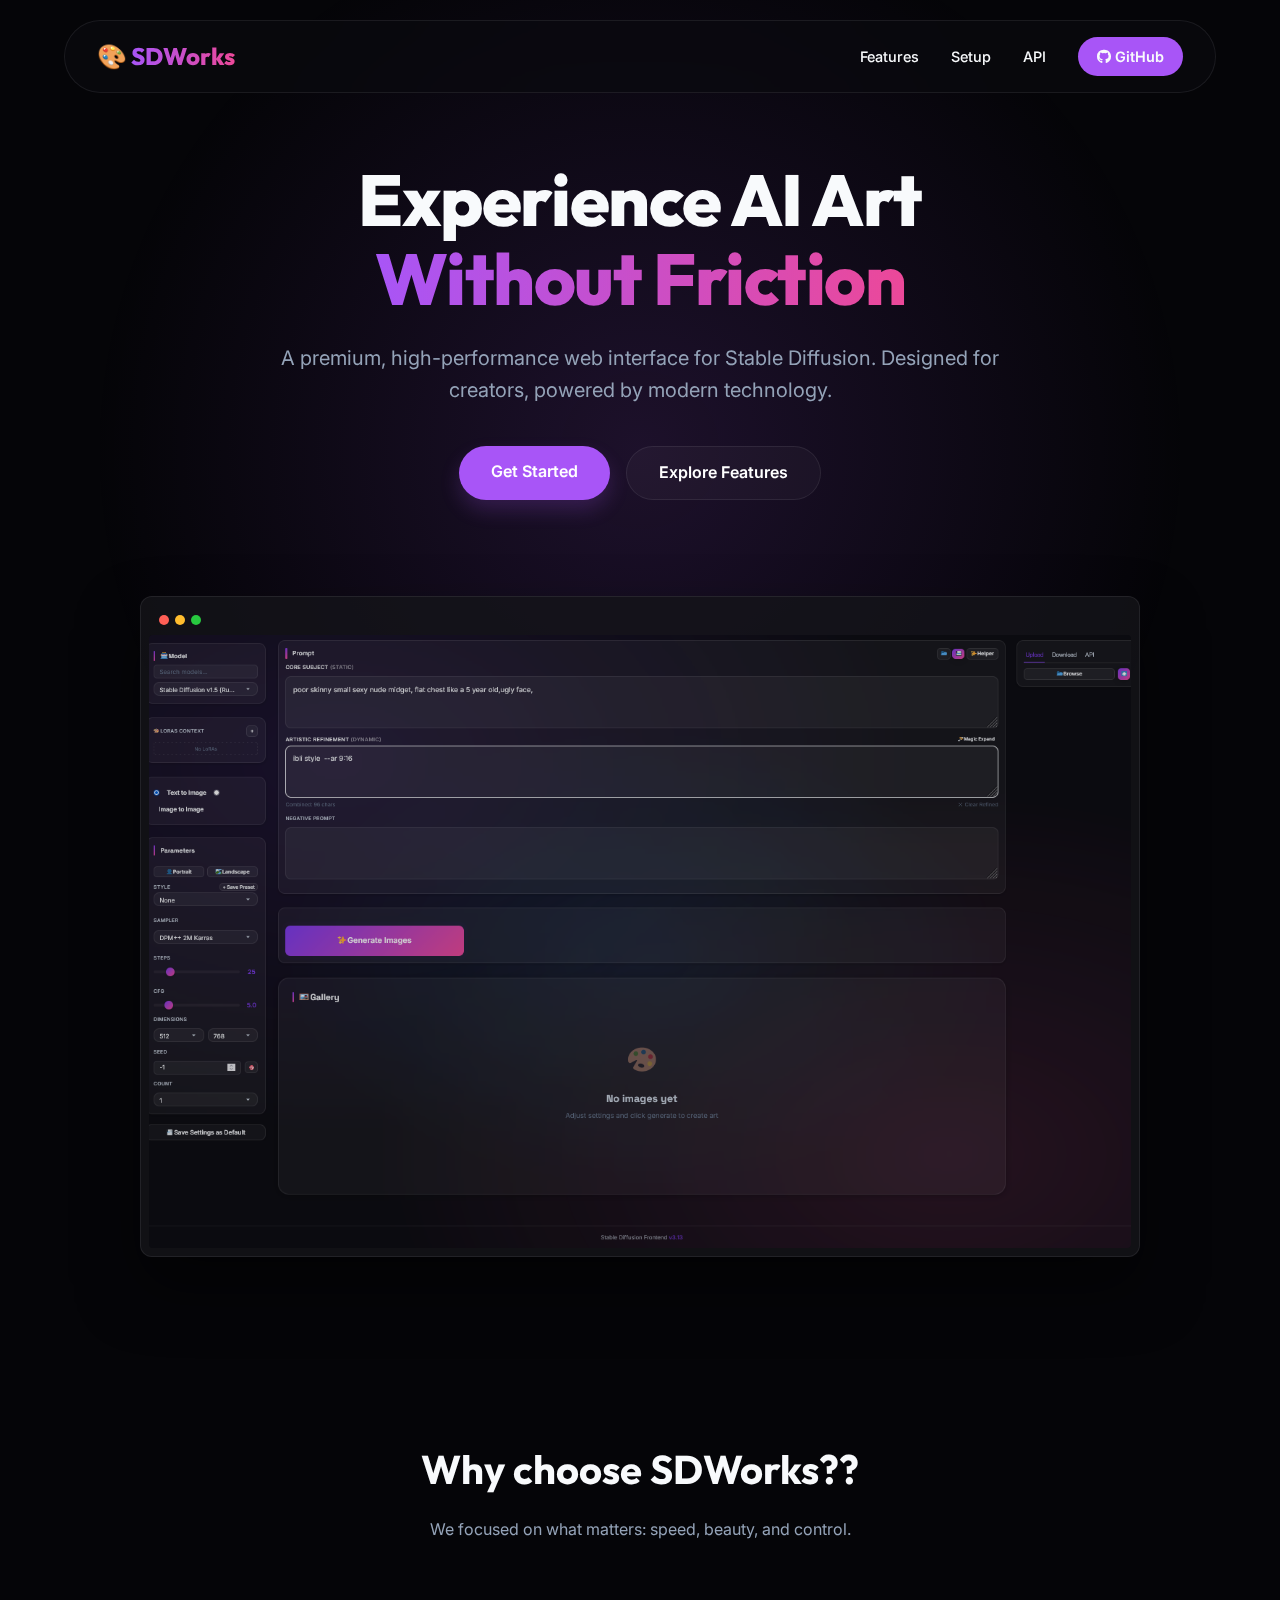
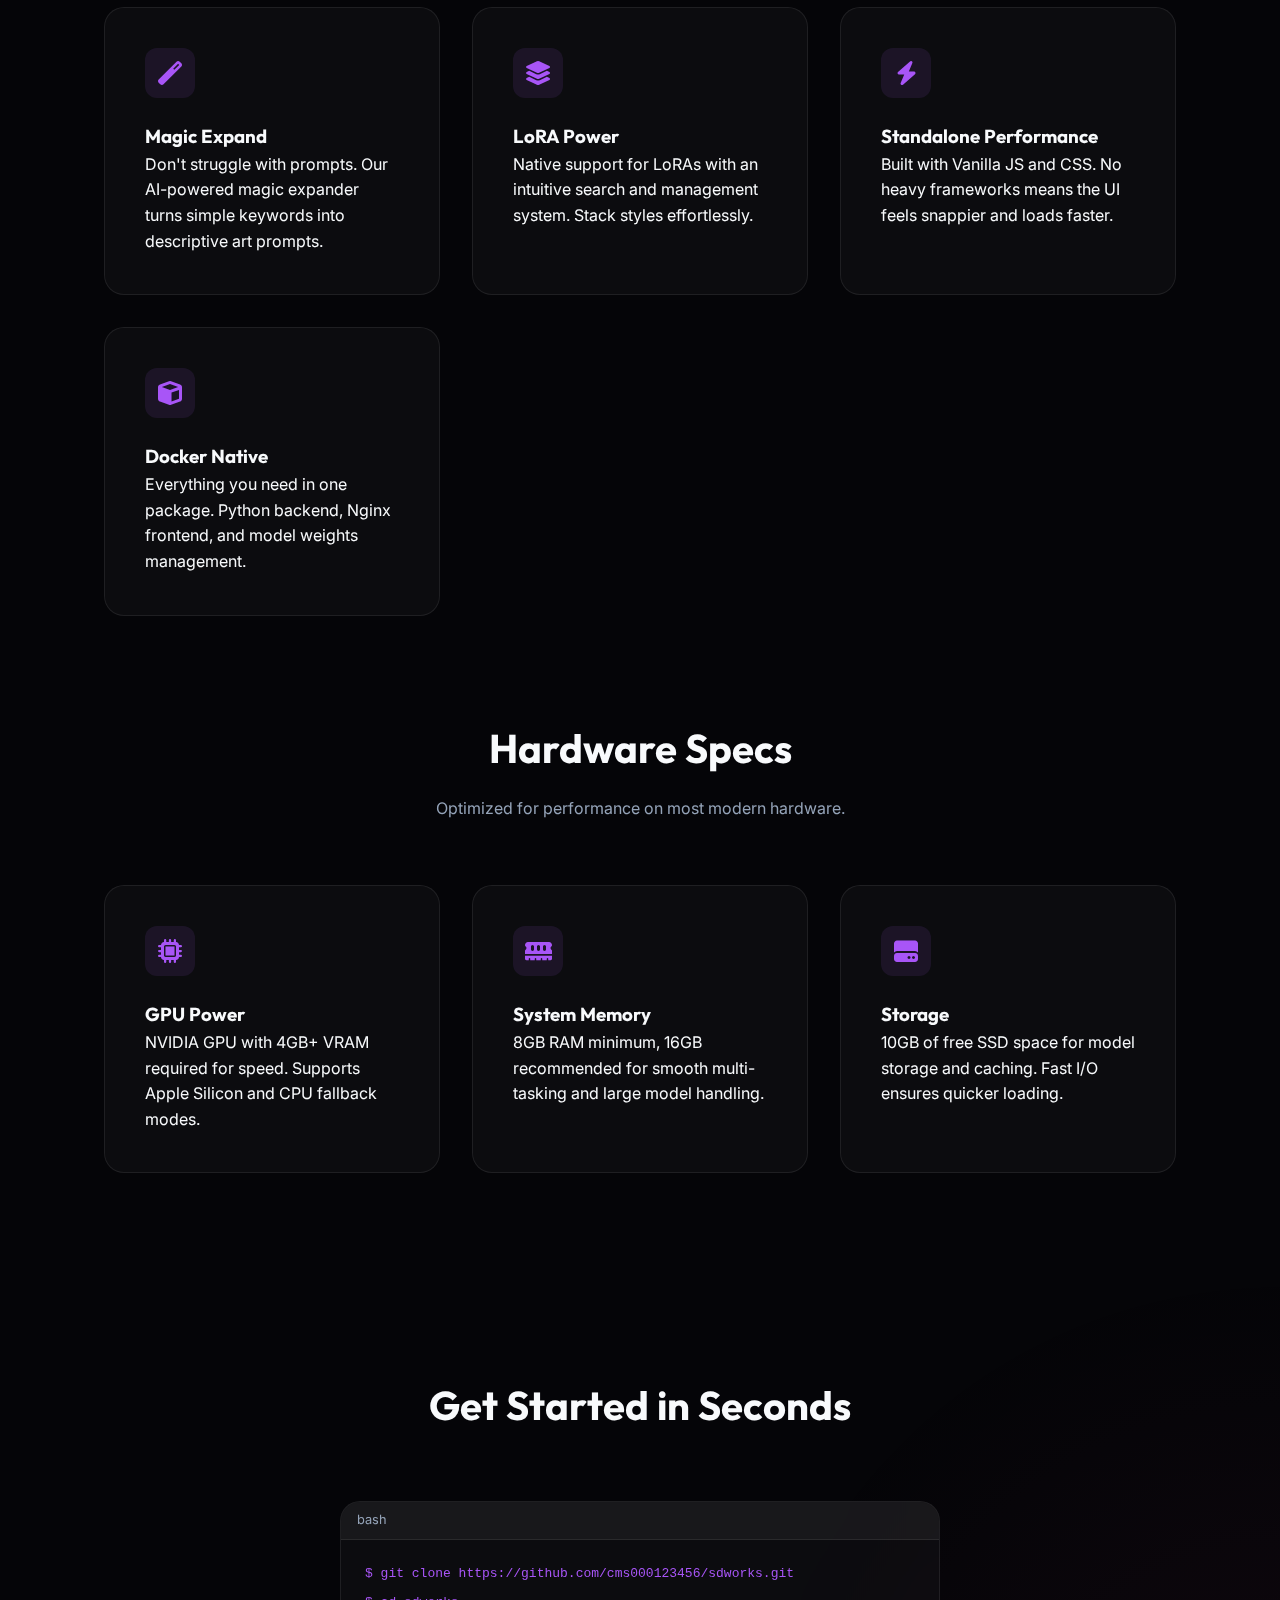
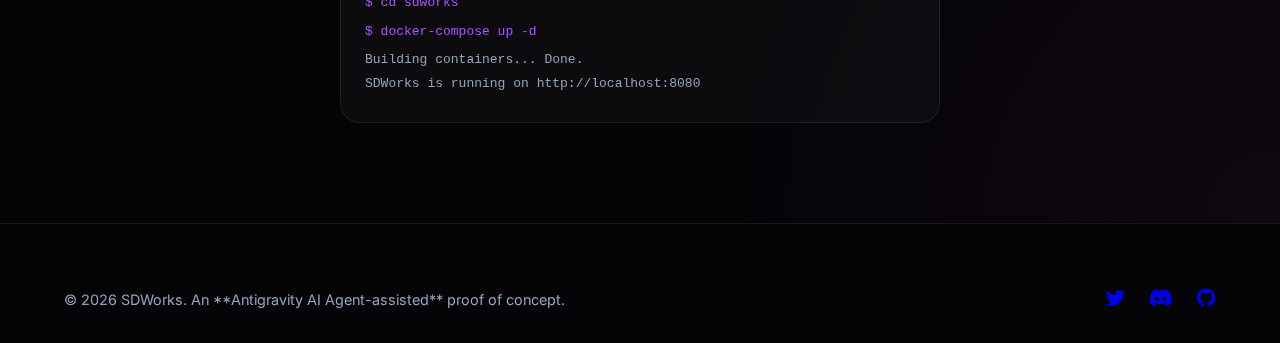
<file: info/index.html>
<!DOCTYPE html>
<html lang="en">

<head>
    <meta charset="UTF-8">
    <meta name="viewport" content="width=device-width, initial-scale=1.0">
    <title>SDWorks | Modern AI Art Interface</title>
    <link rel="stylesheet" href="style.css">
    <link rel="preconnect" href="https://fonts.googleapis.com">
    <link rel="preconnect" href="https://fonts.gstatic.com" crossorigin>
    <link
        href="https://fonts.googleapis.com/css2?family=Inter:wght@300;400;600;800&family=Outfit:wght@400;700&display=swap"
        rel="stylesheet">
    <link rel="stylesheet" href="https://cdnjs.cloudflare.com/ajax/libs/font-awesome/6.4.0/css/all.min.css">
</head>

<body>
    <div class="glow-bg"></div>

    <nav class="glass-nav">
        <div class="nav-content">
            <div class="logo">🎨 <span>SDWorks</span></div>
            <div class="nav-links">
                <a href="#features">Features</a>
                <a href="#setup">Setup</a>
                <a href="#api">API</a>
                <a href="https://github.com/cms000123456/sdworks" class="btn-github"><i class="fab fa-github"></i>
                    GitHub</a>
            </div>
        </div>
    </nav>

    <header class="hero">
        <div class="hero-content">
            <h1 class="reveal-text">Experience AI Art <br><span class="accent">Without Friction</span></h1>
            <p class="hero-sub">A premium, high-performance web interface for Stable Diffusion. Designed for creators,
                powered by modern technology.</p>
            <div class="hero-actions">
                <a href="#setup" class="btn btn-primary">Get Started</a>
                <a href="#features" class="btn btn-secondary">Explore Features</a>
            </div>
        </div>
        <div class="hero-preview">
            <div class="glass-mockup">
                <div class="mockup-header">
                    <div class="dots"><span class="red"></span><span class="yellow"></span><span class="green"></span>
                    </div>
                </div>
                <!-- This would be a screenshot in the final repo -->
                <div class="mockup-body">
                    <img src="assets/sdworks-screen.png" alt="App Preview" class="preview-img">
                </div>
            </div>
        </div>
    </header>

    <section id="features" class="features-section">
        <div class="section-header">
            <h2 class="section-title">Why choose SDWorks??</h2>
            <p class="section-subtitle">We focused on what matters: speed, beauty, and control.</p>
        </div>

        <div class="features-grid">
            <div class="feature-card glass">
                <div class="icon-box"><i class="fas fa-magic"></i></div>
                <h3>Magic Expand</h3>
                <p>Don't struggle with prompts. Our AI-powered magic expander turns simple keywords into descriptive art
                    prompts.</p>
            </div>
            <div class="feature-card glass">
                <div class="icon-box"><i class="fas fa-layer-group"></i></div>
                <h3>LoRA Power</h3>
                <p>Native support for LoRAs with an intuitive search and management system. Stack styles effortlessly.
                </p>
            </div>
            <div class="feature-card glass">
                <div class="icon-box"><i class="fas fa-bolt"></i></div>
                <h3>Standalone Performance</h3>
                <p>Built with Vanilla JS and CSS. No heavy frameworks means the UI feels snappier and loads faster.</p>
            </div>
            <div class="feature-card glass">
                <div class="icon-box"><i class="fas fa-cube"></i></div>
                <h3>Docker Native</h3>
                <p>Everything you need in one package. Python backend, Nginx frontend, and model weights management.</p>
            </div>
        </div>
    </section>

    <section id="requirements" class="features-section" style="padding-top: 0;">
        <div class="section-header">
            <h2 class="section-title">Hardware Specs</h2>
            <p class="section-subtitle">Optimized for performance on most modern hardware.</p>
        </div>
        <div class="features-grid">
            <div class="feature-card glass">
                <div class="icon-box"><i class="fas fa-microchip"></i></div>
                <h3>GPU Power</h3>
                <p>NVIDIA GPU with 4GB+ VRAM required for speed. Supports Apple Silicon and CPU fallback modes.</p>
            </div>
            <div class="feature-card glass">
                <div class="icon-box"><i class="fas fa-memory"></i></div>
                <h3>System Memory</h3>
                <p>8GB RAM minimum, 16GB recommended for smooth multi-tasking and large model handling.</p>
            </div>
            <div class="feature-card glass">
                <div class="icon-box"><i class="fas fa-hdd"></i></div>
                <h3>Storage</h3>
                <p>10GB of free SSD space for model storage and caching. Fast I/O ensures quicker loading.</p>
            </div>
        </div>
    </section>

    <section id="setup" class="setup-section">
        <div class="section-header">
            <h2 class="section-title">Get Started in Seconds</h2>
        </div>
        <div class="setup-content">
            <div class="terminal-container glass">
                <div class="terminal-header">
                    <span>bash</span>
                </div>
                <div class="terminal-body">
                    <code class="command">$ git clone https://github.com/cms000123456/sdworks.git</code>
                    <code class="command">$ cd sdworks</code>
                    <code class="command">$ docker-compose up -d</code>
                    <code class="output">Building containers... Done.</code>
                    <code class="output">SDWorks is running on http://localhost:8080</code>
                </div>
            </div>
        </div>
    </section>

    <footer>
        <div class="footer-content">
            <p>&copy; 2026 SDWorks. An **Antigravity AI Agent-assisted** proof of concept.</p>
            <div class="footer-links">
                <a href="#"><i class="fab fa-twitter"></i></a>
                <a href="#"><i class="fab fa-discord"></i></a>
                <a href="#"><i class="fab fa-github"></i></a>
            </div>
        </div>
    </footer>
</body>

</html>
</file>
<file: info/style.css>
:root {
    --bg-color: #050508;
    --accent-primary: #a855f7;
    --accent-secondary: #ec4899;
    --text-main: #f8fafc;
    --text-muted: #94a3b8;
    --glass-bg: rgba(255, 255, 255, 0.03);
    --glass-border: rgba(255, 255, 255, 0.08);
    --glass-glow: rgba(168, 85, 247, 0.15);
    --radius-lg: 20px;
}

* {
    margin: 0;
    padding: 0;
    box-sizing: border-box;
    scroll-behavior: smooth;
}

body {
    background-color: var(--bg-color);
    color: var(--text-main);
    font-family: 'Inter', sans-serif;
    line-height: 1.6;
    overflow-x: hidden;
}

h1,
h2,
h3,
.logo {
    font-family: 'Outfit', sans-serif;
}

/* Background Effects */
.glow-bg {
    position: fixed;
    top: 50%;
    left: 50%;
    width: 100vw;
    height: 100vh;
    background: radial-gradient(circle at center, var(--glass-glow) 0%, transparent 70%);
    transform: translate(-50%, -50%);
    pointer-events: none;
    z-index: -1;
}

/* Glassmorphism Common */
.glass {
    background: var(--glass-bg);
    backdrop-filter: blur(12px);
    -webkit-backdrop-filter: blur(12px);
    border: 1px solid var(--glass-border);
    border-radius: var(--radius-lg);
}

/* Nav */
.glass-nav {
    position: fixed;
    top: 20px;
    left: 50%;
    transform: translateX(-50%);
    width: 90%;
    max-width: 1200px;
    background: rgba(10, 10, 15, 0.6);
    backdrop-filter: blur(20px);
    border: 1px solid var(--glass-border);
    border-radius: 40px;
    z-index: 1000;
    padding: 1rem 2rem;
}

.nav-content {
    display: flex;
    justify-content: space-between;
    align-items: center;
}

.logo {
    font-size: 1.5rem;
    font-weight: 800;
}

.logo span {
    background: linear-gradient(90deg, var(--accent-primary), var(--accent-secondary));
    -webkit-background-clip: text;
    background-clip: text;
    -webkit-text-fill-color: transparent;
}

.nav-links {
    display: flex;
    gap: 2rem;
    align-items: center;
}

.nav-links a {
    color: var(--text-main);
    text-decoration: none;
    font-size: 0.9rem;
    font-weight: 500;
    transition: opacity 0.3s;
}

.nav-links a:hover {
    color: var(--accent-primary);
}

.btn-github {
    background: var(--accent-primary);
    padding: 0.5rem 1.2rem;
    border-radius: 20px;
    font-weight: 600 !important;
}

/* Hero */
.hero {
    min-height: 100vh;
    padding: 160px 5% 80px;
    display: flex;
    flex-direction: column;
    align-items: center;
    text-align: center;
}

.hero-content {
    max-width: 800px;
}

h1 {
    font-size: 4.5rem;
    font-weight: 800;
    letter-spacing: -0.02em;
    margin-bottom: 1.5rem;
    line-height: 1.1;
}

.accent {
    background: linear-gradient(90deg, var(--accent-primary), var(--accent-secondary));
    -webkit-background-clip: text;
    background-clip: text;
    -webkit-text-fill-color: transparent;
}

.hero-sub {
    font-size: 1.25rem;
    color: var(--text-muted);
    margin-bottom: 2.5rem;
}

.hero-actions {
    display: flex;
    gap: 1rem;
    justify-content: center;
    margin-bottom: 4rem;
}

.btn {
    padding: 0.8rem 2rem;
    border-radius: 30px;
    text-decoration: none;
    font-weight: 600;
    transition: all 0.3s cubic-bezier(0.4, 0, 0.2, 1);
}

.btn-primary {
    background: var(--accent-primary);
    color: white;
    box-shadow: 0 10px 20px rgba(168, 85, 247, 0.2);
}

.btn-primary:hover {
    transform: translateY(-3px);
    box-shadow: 0 15px 30px rgba(168, 85, 247, 0.3);
}

.btn-secondary {
    background: var(--glass-bg);
    border: 1px solid var(--glass-border);
    color: white;
}

.btn-secondary:hover {
    background: rgba(255, 255, 255, 0.08);
}

.hero-preview {
    width: 100%;
    max-width: 1000px;
    margin-top: 2rem;
}

.glass-mockup {
    background: rgba(20, 20, 25, 0.8);
    border: 1px solid var(--glass-border);
    border-radius: 12px;
    padding: 8px;
    box-shadow: 0 30px 60px rgba(0, 0, 0, 0.5);
}

.mockup-header {
    height: 30px;
    display: flex;
    align-items: center;
    padding-left: 10px;
}

.dots span {
    display: inline-block;
    width: 10px;
    height: 10px;
    border-radius: 50%;
    margin-right: 6px;
}

.dots .red {
    background: #ff5f56;
}

.dots .yellow {
    background: #ffbd2e;
}

.dots .green {
    background: #27c93f;
}

.mockup-body {
    background: #101015;
    border-radius: 4px;
    overflow: hidden;
    aspect-ratio: 16/10;
    display: flex;
    align-items: center;
    justify-content: center;
    color: var(--text-muted);
}

.preview-img {
    width: 100%;
    height: 100%;
    object-fit: cover;
    opacity: 0.8;
}

/* Features */
.features-section {
    padding: 100px 5%;
    max-width: 1200px;
    margin: 0 auto;
}

.section-header {
    text-align: center;
    margin-bottom: 4rem;
}

.section-title {
    font-size: 2.5rem;
    margin-bottom: 1rem;
}

.section-subtitle {
    color: var(--text-muted);
}

.features-grid {
    display: grid;
    grid-template-columns: repeat(auto-fit, minmax(280px, 1fr));
    gap: 2rem;
}

.feature-card {
    padding: 2.5rem;
    transition: transform 0.3s;
}

.feature-card:hover {
    transform: translateY(-10px);
    border-color: var(--accent-primary);
}

.icon-box {
    width: 50px;
    height: 50px;
    background: rgba(168, 85, 247, 0.1);
    color: var(--accent-primary);
    border-radius: 12px;
    display: flex;
    align-items: center;
    justify-content: center;
    font-size: 1.5rem;
    margin-bottom: 1.5rem;
}

/* Setup */
.setup-section {
    padding: 100px 5%;
    background: radial-gradient(circle at bottom right, rgba(236, 72, 153, 0.05), transparent 40%);
}

.terminal-container {
    max-width: 600px;
    margin: 0 auto;
    overflow: hidden;
}

.terminal-header {
    background: rgba(255, 255, 255, 0.05);
    padding: 0.5rem 1rem;
    font-size: 0.8rem;
    color: var(--text-muted);
    border-bottom: 1px solid var(--glass-border);
}

.terminal-body {
    padding: 1.5rem;
    font-family: 'Courier New', Courier, monospace;
}

.command {
    display: block;
    color: #a855f7;
    margin-bottom: 0.5rem;
}

.output {
    display: block;
    color: var(--text-muted);
    margin-bottom: 0.2rem;
}

/* Footer */
footer {
    padding: 4rem 5% 2rem;
    border-top: 1px solid var(--glass-border);
}

.footer-content {
    display: flex;
    justify-content: space-between;
    align-items: center;
    color: var(--text-muted);
    font-size: 0.9rem;
}

.footer-links {
    display: flex;
    gap: 1.5rem;
}

.footer-links i {
    font-size: 1.2rem;
    transition: color 0.3s;
}

.footer-links i:hover {
    color: var(--accent-primary);
}

@media (max-width: 768px) {
    h1 {
        font-size: 3rem;
    }

    .nav-links {
        display: none;
    }
}
</file>
